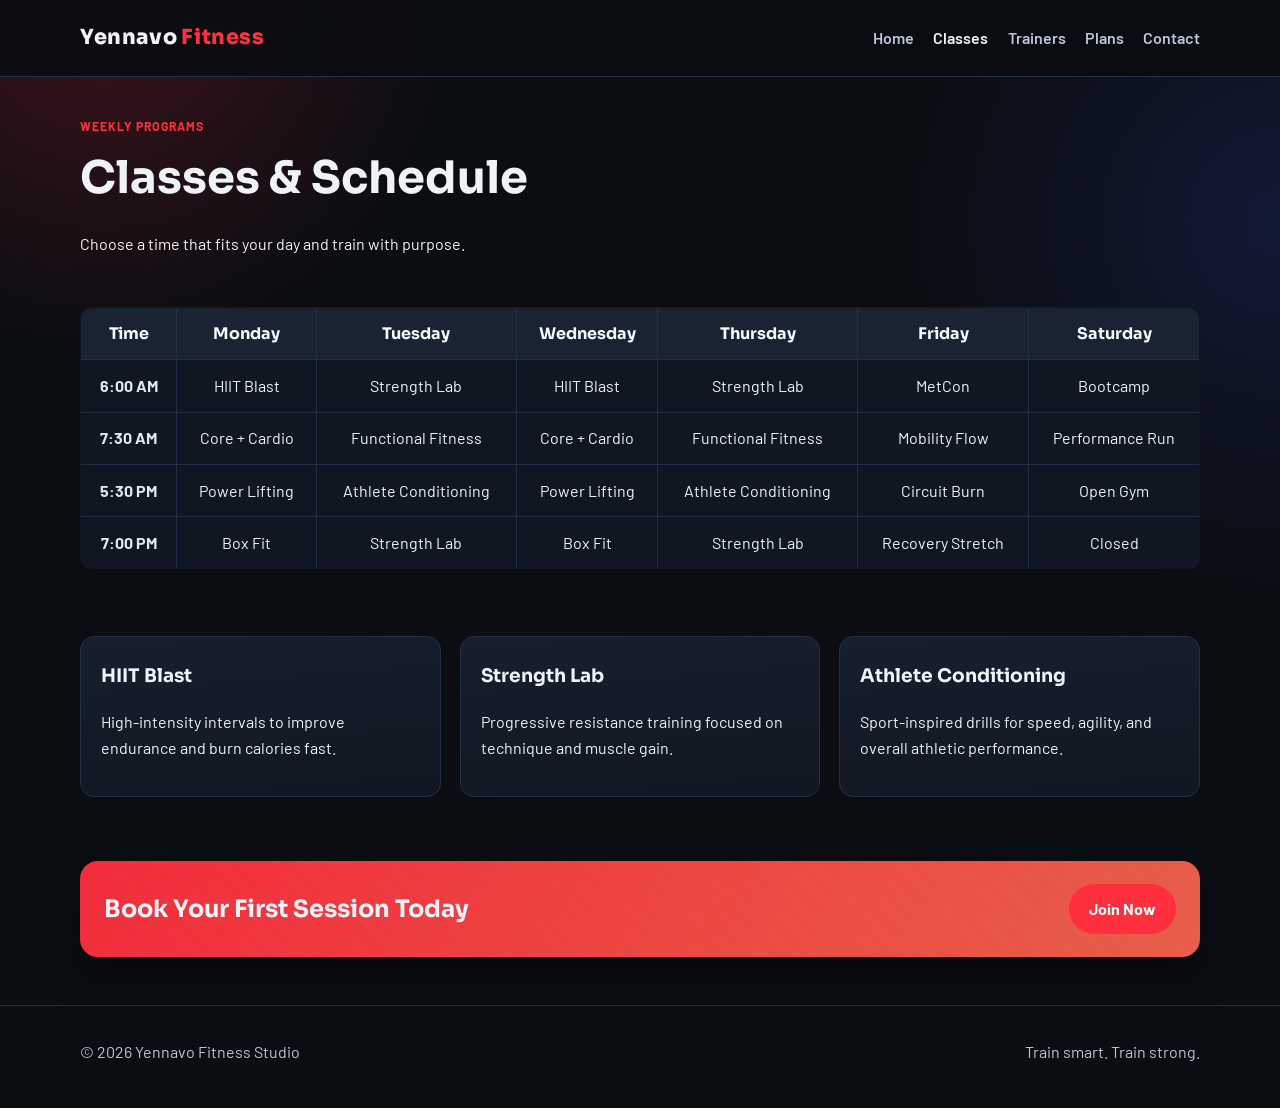
<file: classes.html>
<!DOCTYPE html>
<html lang="en">
<head>
  <meta charset="UTF-8">
  <meta name="viewport" content="width=device-width, initial-scale=1.0">
  <title>Yennavo Fitness | Classes & Schedule</title>
  <link rel="preconnect" href="https://fonts.googleapis.com">
  <link rel="preconnect" href="https://fonts.gstatic.com" crossorigin>
  <link href="https://fonts.googleapis.com/css2?family=Barlow:wght@400;500;600;700;800&family=Sora:wght@500;600;700;800&display=swap" rel="stylesheet">
  <link rel="stylesheet" href="styles.css">
</head>
<body>
  <header class="site-header">
    <div class="container nav-wrap">
      <a href="index.html" class="brand">Yennavo<span>Fitness</span></a>
      <button class="nav-toggle" aria-label="Toggle navigation" aria-expanded="false">Menu</button>
      <nav class="main-nav">
        <a href="index.html">Home</a>
        <a href="classes.html" class="active">Classes</a>
        <a href="trainers.html">Trainers</a>
        <a href="plans.html">Plans</a>
        <a href="contact.html">Contact</a>
      </nav>
    </div>
  </header>

  <main>
    <section class="page-hero small-hero">
      <div class="container reveal">
        <p class="eyebrow">Weekly Programs</p>
        <h1>Classes & Schedule</h1>
        <p>Choose a time that fits your day and train with purpose.</p>
      </div>
    </section>

    <section class="section">
      <div class="container table-wrap reveal">
        <table class="schedule-table">
          <thead>
            <tr>
              <th>Time</th>
              <th>Monday</th>
              <th>Tuesday</th>
              <th>Wednesday</th>
              <th>Thursday</th>
              <th>Friday</th>
              <th>Saturday</th>
            </tr>
          </thead>
          <tbody>
            <tr>
              <td>6:00 AM</td>
              <td>HIIT Blast</td>
              <td>Strength Lab</td>
              <td>HIIT Blast</td>
              <td>Strength Lab</td>
              <td>MetCon</td>
              <td>Bootcamp</td>
            </tr>
            <tr>
              <td>7:30 AM</td>
              <td>Core + Cardio</td>
              <td>Functional Fitness</td>
              <td>Core + Cardio</td>
              <td>Functional Fitness</td>
              <td>Mobility Flow</td>
              <td>Performance Run</td>
            </tr>
            <tr>
              <td>5:30 PM</td>
              <td>Power Lifting</td>
              <td>Athlete Conditioning</td>
              <td>Power Lifting</td>
              <td>Athlete Conditioning</td>
              <td>Circuit Burn</td>
              <td>Open Gym</td>
            </tr>
            <tr>
              <td>7:00 PM</td>
              <td>Box Fit</td>
              <td>Strength Lab</td>
              <td>Box Fit</td>
              <td>Strength Lab</td>
              <td>Recovery Stretch</td>
              <td>Closed</td>
            </tr>
          </tbody>
        </table>
      </div>
    </section>

    <section class="section">
      <div class="container cards-3">
        <article class="card reveal">
          <h3>HIIT Blast</h3>
          <p>High-intensity intervals to improve endurance and burn calories fast.</p>
        </article>
        <article class="card reveal">
          <h3>Strength Lab</h3>
          <p>Progressive resistance training focused on technique and muscle gain.</p>
        </article>
        <article class="card reveal">
          <h3>Athlete Conditioning</h3>
          <p>Sport-inspired drills for speed, agility, and overall athletic performance.</p>
        </article>
      </div>
    </section>

    <section class="join-banner">
      <div class="container reveal">
        <h2>Book Your First Session Today</h2>
        <a href="contact.html" class="btn btn-primary">Join Now</a>
      </div>
    </section>
  </main>

  <footer class="site-footer">
    <div class="container footer-wrap">
      <p>&copy; 2026 Yennavo Fitness Studio</p>
      <p>Train smart. Train strong.</p>
    </div>
  </footer>

  <script src="script.js"></script>
</body>
</html>
</file>
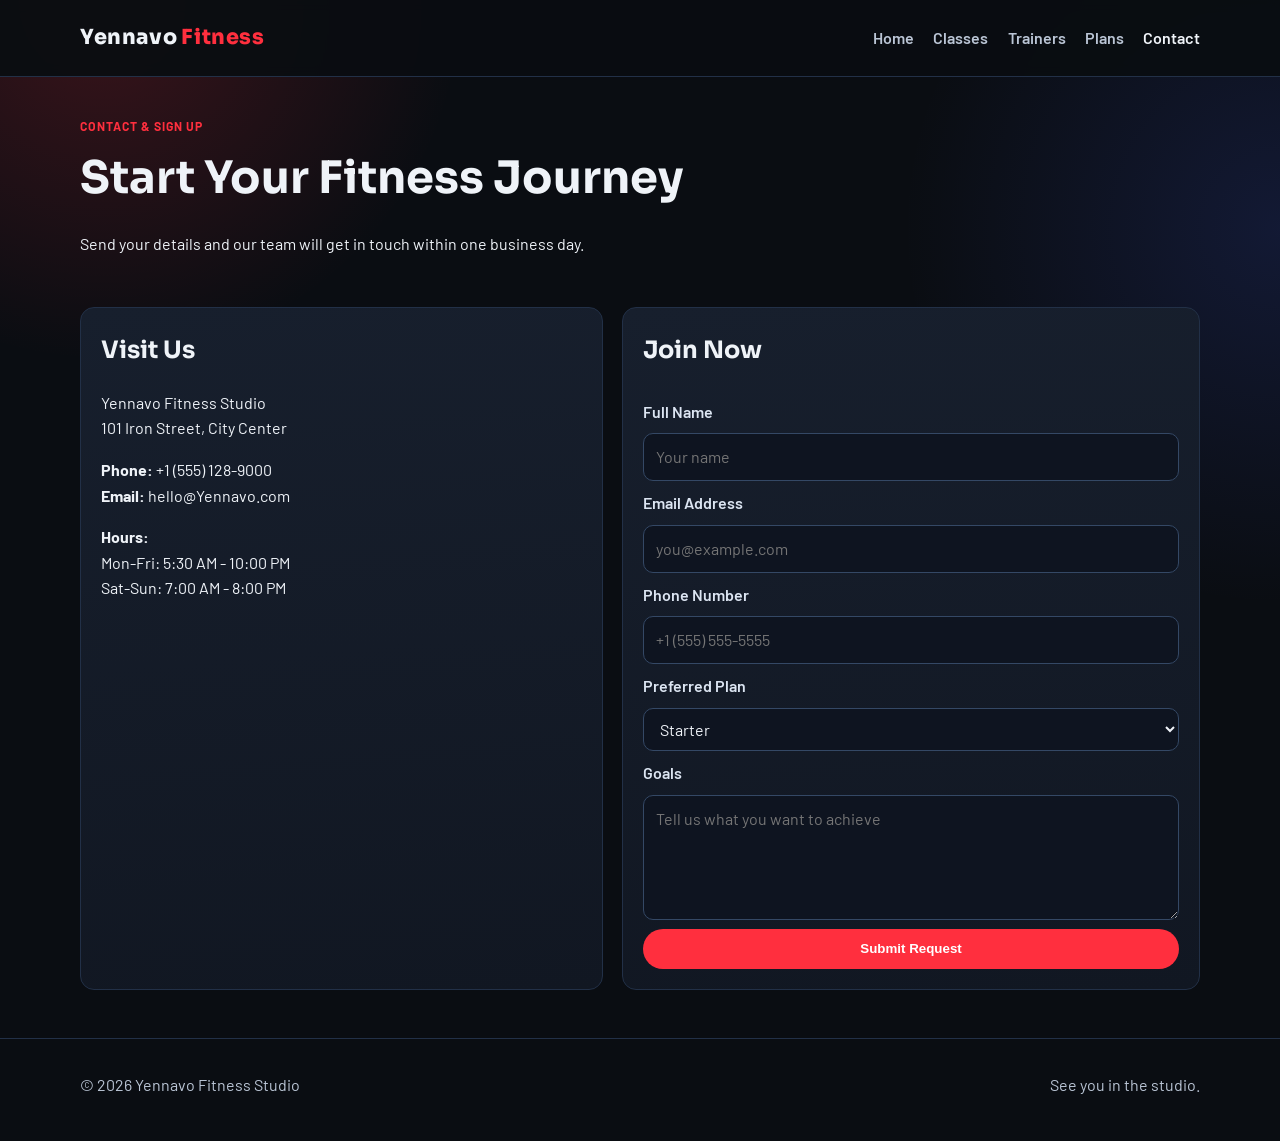
<file: contact.html>
<!DOCTYPE html>
<html lang="en">
<head>
  <meta charset="UTF-8">
  <meta name="viewport" content="width=device-width, initial-scale=1.0">
  <title>Yennavo Fitness | Contact & Sign Up</title>
  <link rel="preconnect" href="https://fonts.googleapis.com">
  <link rel="preconnect" href="https://fonts.gstatic.com" crossorigin>
  <link href="https://fonts.googleapis.com/css2?family=Barlow:wght@400;500;600;700;800&family=Sora:wght@500;600;700;800&display=swap" rel="stylesheet">
  <link rel="stylesheet" href="styles.css">
</head>
<body>
  <header class="site-header">
    <div class="container nav-wrap">
      <a href="index.html" class="brand">Yennavo<span>Fitness</span></a>
      <button class="nav-toggle" aria-label="Toggle navigation" aria-expanded="false">Menu</button>
      <nav class="main-nav">
        <a href="index.html">Home</a>
        <a href="classes.html">Classes</a>
        <a href="trainers.html">Trainers</a>
        <a href="plans.html">Plans</a>
        <a href="contact.html" class="active">Contact</a>
      </nav>
    </div>
  </header>

  <main>
    <section class="page-hero small-hero">
      <div class="container reveal">
        <p class="eyebrow">Contact & Sign Up</p>
        <h1>Start Your Fitness Journey</h1>
        <p>Send your details and our team will get in touch within one business day.</p>
      </div>
    </section>

    <section class="section">
      <div class="container contact-grid">
        <div class="panel reveal">
          <h2>Visit Us</h2>
          <p>Yennavo Fitness Studio<br>101 Iron Street, City Center</p>
          <p><strong>Phone:</strong> +1 (555) 128-9000<br><strong>Email:</strong> hello@Yennavo.com</p>
          <p><strong>Hours:</strong><br>Mon-Fri: 5:30 AM - 10:00 PM<br>Sat-Sun: 7:00 AM - 8:00 PM</p>
        </div>
        <form class="panel form-card reveal">
          <h2>Join Now</h2>
          <label for="name">Full Name</label>
          <input id="name" name="name" type="text" placeholder="Your name" required>

          <label for="email">Email Address</label>
          <input id="email" name="email" type="email" placeholder="you@example.com" required>

          <label for="phone">Phone Number</label>
          <input id="phone" name="phone" type="tel" placeholder="+1 (555) 555-5555" required>

          <label for="plan">Preferred Plan</label>
          <select id="plan" name="plan">
            <option>Starter</option>
            <option>Performance</option>
            <option>Elite</option>
          </select>

          <label for="message">Goals</label>
          <textarea id="message" name="message" rows="4" placeholder="Tell us what you want to achieve"></textarea>

          <button type="submit" class="btn btn-primary full">Submit Request</button>
        </form>
      </div>
    </section>
  </main>

  <footer class="site-footer">
    <div class="container footer-wrap">
      <p>&copy; 2026 Yennavo Fitness Studio</p>
      <p>See you in the studio.</p>
    </div>
  </footer>

  <script src="script.js"></script>
</body>
</html>
</file>
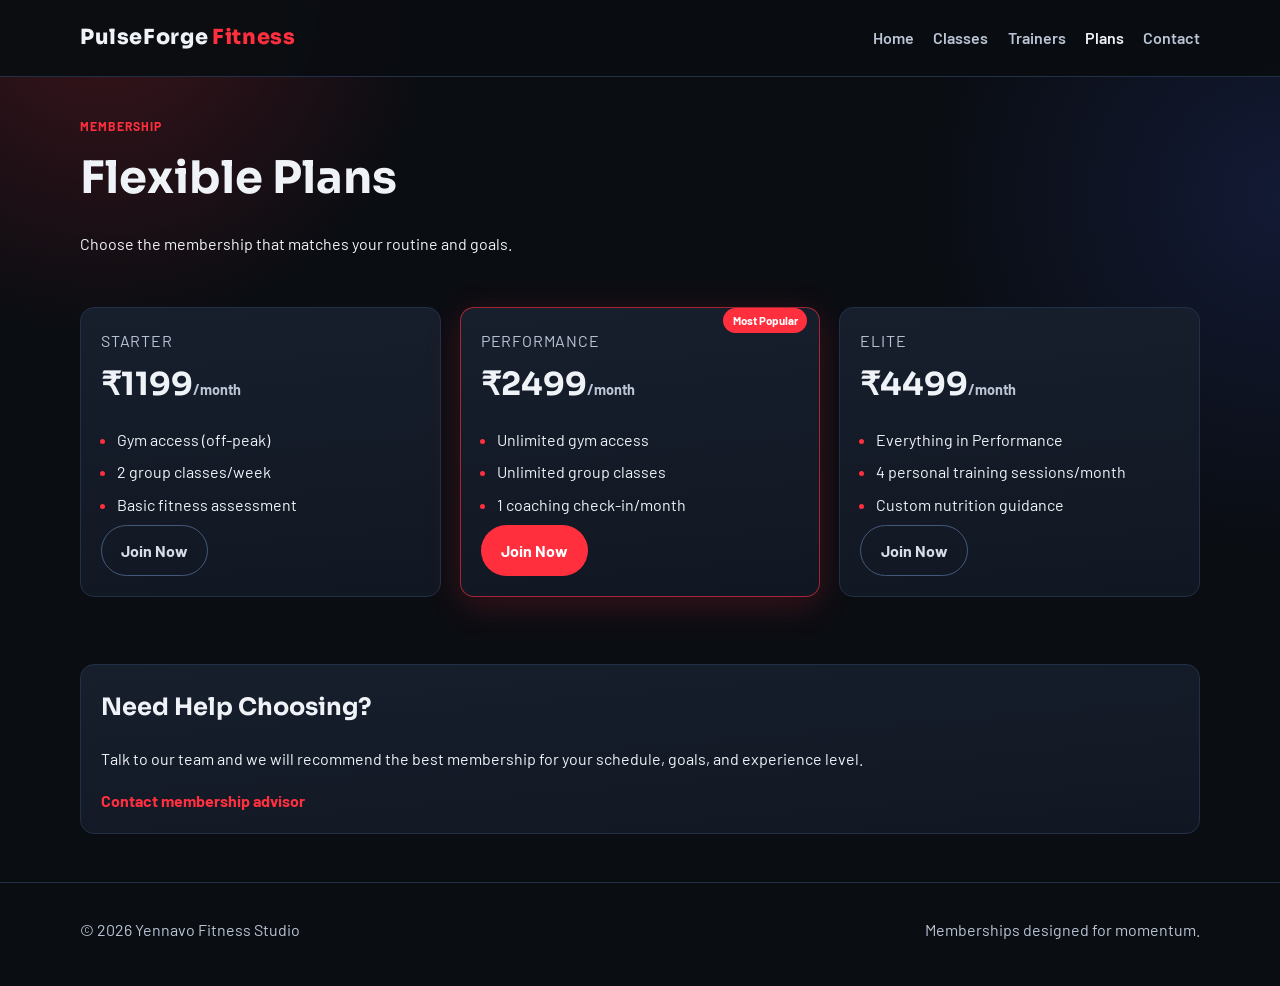
<file: plans.html>
<!DOCTYPE html>
<html lang="en">
<head>
  <meta charset="UTF-8">
  <meta name="viewport" content="width=device-width, initial-scale=1.0">
  <title>Yennavo Fitness | Membership Plans</title>
  <link rel="preconnect" href="https://fonts.googleapis.com">
  <link rel="preconnect" href="https://fonts.gstatic.com" crossorigin>
  <link href="https://fonts.googleapis.com/css2?family=Barlow:wght@400;500;600;700;800&family=Sora:wght@500;600;700;800&display=swap" rel="stylesheet">
  <link rel="stylesheet" href="styles.css">
</head>
<body>
  <header class="site-header">
    <div class="container nav-wrap">
      <a href="index.html" class="brand">PulseForge<span>Fitness</span></a>
      <button class="nav-toggle" aria-label="Toggle navigation" aria-expanded="false">Menu</button>
      <nav class="main-nav">
        <a href="index.html">Home</a>
        <a href="classes.html">Classes</a>
        <a href="trainers.html">Trainers</a>
        <a href="plans.html" class="active">Plans</a>
        <a href="contact.html">Contact</a>
      </nav>
    </div>
  </header>

  <main>
    <section class="page-hero small-hero">
      <div class="container reveal">
        <p class="eyebrow">Membership</p>
        <h1>Flexible Plans</h1>
        <p>Choose the membership that matches your routine and goals.</p>
      </div>
    </section>

    <section class="section">
      <div class="container cards-3 pricing-grid">
        <article class="card pricing-card reveal">
          <p class="plan-name">Starter</p>
          <h3>₹1199<span>/month</span></h3>
          <ul class="ticks">
            <li>Gym access (off-peak)</li>
            <li>2 group classes/week</li>
            <li>Basic fitness assessment</li>
          </ul>
          <a href="contact.html" class="btn btn-secondary">Join Now</a>
        </article>

        <article class="card pricing-card featured reveal">
          <p class="badge">Most Popular</p>
          <p class="plan-name">Performance</p>
          <h3>₹2499<span>/month</span></h3>
          <ul class="ticks">
            <li>Unlimited gym access</li>
            <li>Unlimited group classes</li>
            <li>1 coaching check-in/month</li>
          </ul>
          <a href="contact.html" class="btn btn-primary">Join Now</a>
        </article>

        <article class="card pricing-card reveal">
          <p class="plan-name">Elite</p>
          <h3>₹4499<span>/month</span></h3>
          <ul class="ticks">
            <li>Everything in Performance</li>
            <li>4 personal training sessions/month</li>
            <li>Custom nutrition guidance</li>
          </ul>
          <a href="contact.html" class="btn btn-secondary">Join Now</a>
        </article>
      </div>
    </section>

    <section class="section">
      <div class="container panel reveal">
        <h2>Need Help Choosing?</h2>
        <p>Talk to our team and we will recommend the best membership for your schedule, goals, and experience level.</p>
        <a href="contact.html" class="text-link">Contact membership advisor</a>
      </div>
    </section>
  </main>

  <footer class="site-footer">
    <div class="container footer-wrap">
      <p>&copy; 2026 Yennavo Fitness Studio</p>
      <p>Memberships designed for momentum.</p>
    </div>
  </footer>

  <script src="script.js"></script>
</body>
</html>
</file>
<file: styles.css>
:root {
  --bg: #0a0d12;
  --panel: #111722;
  --panel-soft: #171f2d;
  --text: #eff3f8;
  --muted: #bac5d5;
  --accent: #ff2f3e;
  --accent-dark: #cc1f2d;
  --line: #223047;
  --shadow: 0 18px 36px rgba(0, 0, 0, 0.35);
}

*,
*::before,
*::after {
  box-sizing: border-box;
}

html,
body {
  margin: 0;
  padding: 0;
}

body {
  font-family: "Barlow", sans-serif;
  background:
    radial-gradient(circle at 8% 0%, rgba(255, 47, 62, 0.2), transparent 22%),
    radial-gradient(circle at 100% 20%, rgba(68, 96, 247, 0.15), transparent 24%),
    var(--bg);
  color: var(--text);
  line-height: 1.6;
}

img {
  max-width: 100%;
  display: block;
}

a {
  color: inherit;
  text-decoration: none;
}

.container {
  width: min(1120px, 92%);
  margin: 0 auto;
}

.site-header {
  position: sticky;
  top: 0;
  z-index: 20;
  background: rgba(10, 13, 18, 0.94);
  backdrop-filter: blur(6px);
  border-bottom: 1px solid var(--line);
}

.nav-wrap {
  display: flex;
  align-items: center;
  justify-content: space-between;
  min-height: 76px;
}

.brand {
  font-family: "Sora", sans-serif;
  font-size: 1.3rem;
  font-weight: 800;
  letter-spacing: 0.03em;
}

.brand span {
  color: var(--accent);
  margin-left: 4px;
}

.main-nav {
  display: flex;
  gap: 1.2rem;
}

.main-nav a {
  font-weight: 600;
  color: var(--muted);
  transition: color 0.2s ease;
}

.main-nav a:hover,
.main-nav a.active {
  color: var(--text);
}

.nav-toggle {
  display: none;
  border: 1px solid var(--line);
  border-radius: 8px;
  background: transparent;
  color: var(--text);
  padding: 0.5rem 0.75rem;
  font-family: inherit;
  font-weight: 600;
}

.hero {
  padding: 4.5rem 0 3.6rem;
}

.hero-grid {
  display: grid;
  grid-template-columns: 1.05fr 0.95fr;
  align-items: center;
  gap: 2rem;
}

.hero-copy h1 {
  font-family: "Sora", sans-serif;
  font-size: clamp(2rem, 4.5vw, 3.9rem);
  line-height: 1.1;
  margin: 0.4rem 0 1rem;
}

.hero-copy p {
  font-size: 1.1rem;
  color: var(--muted);
  max-width: 56ch;
}

.hero-media img {
  border-radius: 18px;
  min-height: 440px;
  object-fit: cover;
  box-shadow: var(--shadow);
}

.eyebrow {
  text-transform: uppercase;
  letter-spacing: 0.08em;
  font-size: 0.76rem;
  color: var(--accent);
  font-weight: 700;
  margin: 0;
}

.cta-group {
  display: flex;
  gap: 0.9rem;
  flex-wrap: wrap;
  margin-top: 1.45rem;
}

.btn {
  display: inline-flex;
  align-items: center;
  justify-content: center;
  font-weight: 700;
  border-radius: 999px;
  padding: 0.72rem 1.2rem;
  border: 1px solid transparent;
  transition: transform 0.25s ease, background 0.25s ease, border-color 0.25s ease;
}

.btn:hover {
  transform: translateY(-2px);
}

.btn-primary {
  background: var(--accent);
  color: #fff;
}

.btn-primary:hover {
  background: var(--accent-dark);
}

.btn-secondary {
  background: transparent;
  border-color: #44597a;
  color: #d6deeb;
}

.btn-secondary:hover {
  border-color: var(--accent);
  color: var(--text);
}

.section {
  padding: 1.2rem 0 3rem;
}

.feature-strip {
  padding: 0.4rem 0 2.1rem;
}

.feature-grid,
.cards-3 {
  display: grid;
  grid-template-columns: repeat(3, minmax(0, 1fr));
  gap: 1.2rem;
}

.feature-card,
.card,
.panel {
  background: linear-gradient(175deg, var(--panel-soft), var(--panel));
  border: 1px solid var(--line);
  border-radius: 14px;
  padding: 1.25rem;
}

.card h3,
.panel h2 {
  font-family: "Sora", sans-serif;
  margin-top: 0.2rem;
}

.split-grid {
  display: grid;
  grid-template-columns: 1fr 1fr;
  gap: 1.2rem;
}

.ticks {
  margin: 1rem 0 0;
  padding-left: 1rem;
}

.ticks li {
  margin: 0.45rem 0;
}

.ticks li::marker {
  color: var(--accent);
}

blockquote {
  margin: 0;
  font-size: 1.12rem;
  font-weight: 500;
  color: #f7fbff;
}

.quote-name {
  color: var(--muted);
  margin: 0.9rem 0 1rem;
}

.text-link {
  color: var(--accent);
  font-weight: 700;
}

.section-head {
  margin-bottom: 1rem;
}

.join-banner {
  padding: 1rem 0 3rem;
}

.join-banner .container {
  background:
    linear-gradient(120deg, rgba(255, 47, 62, 0.95), rgba(255, 102, 79, 0.9)),
    repeating-linear-gradient(45deg, rgba(255, 255, 255, 0.08) 0 10px, rgba(255, 255, 255, 0.02) 10px 20px);
  border-radius: 18px;
  padding: 1.4rem 1.5rem;
  box-shadow: var(--shadow);
  display: flex;
  align-items: center;
  justify-content: space-between;
  gap: 1rem;
}

.join-banner h2 {
  margin: 0;
  font-family: "Sora", sans-serif;
}

.site-footer {
  border-top: 1px solid var(--line);
  padding: 1.1rem 0 1.7rem;
  color: var(--muted);
}

.footer-wrap {
  display: flex;
  justify-content: space-between;
  gap: 1rem;
  flex-wrap: wrap;
}

.page-hero {
  padding: 2.5rem 0 1rem;
}

.small-hero h1 {
  margin: 0.4rem 0 0;
  font-family: "Sora", sans-serif;
  font-size: clamp(1.8rem, 4vw, 2.8rem);
}

.table-wrap {
  overflow-x: auto;
}

.schedule-table {
  width: 100%;
  border-collapse: collapse;
  min-width: 760px;
  background: var(--panel);
  border: 1px solid var(--line);
  border-radius: 12px;
  overflow: hidden;
}

.schedule-table th,
.schedule-table td {
  border: 1px solid var(--line);
  padding: 0.8rem 0.75rem;
  text-align: center;
}

.schedule-table th {
  background: #1a2332;
  color: #f7fbff;
  font-family: "Sora", sans-serif;
}

.schedule-table td:first-child {
  font-weight: 700;
  color: #e0e7f3;
}

.trainer-card img {
  width: 100%;
  height: 240px;
  object-fit: cover;
  border-radius: 10px;
  margin-bottom: 0.7rem;
}

.role {
  color: var(--accent);
  font-weight: 700;
  margin: -0.25rem 0 0.35rem;
}

.pricing-card {
  position: relative;
}

.plan-name {
  text-transform: uppercase;
  letter-spacing: 0.05em;
  color: var(--muted);
  margin: 0;
}

.pricing-card h3 {
  font-size: 2rem;
  font-family: "Sora", sans-serif;
  margin: 0.35rem 0 0.8rem;
}

.pricing-card h3 span {
  font-size: 0.9rem;
  color: var(--muted);
  font-family: "Barlow", sans-serif;
}

.pricing-card.featured {
  border-color: rgba(255, 47, 62, 0.6);
  box-shadow: 0 8px 35px rgba(255, 47, 62, 0.2);
}

.badge {
  position: absolute;
  top: -12px;
  right: 12px;
  background: var(--accent);
  color: #fff;
  border-radius: 999px;
  font-size: 0.72rem;
  padding: 0.2rem 0.6rem;
  font-weight: 700;
}

.contact-grid {
  display: grid;
  grid-template-columns: 0.95fr 1.05fr;
  gap: 1.2rem;
}

.form-card {
  display: grid;
  gap: 0.55rem;
}

label {
  font-weight: 600;
  color: #dce5f2;
}

input,
select,
textarea {
  width: 100%;
  border: 1px solid #344865;
  background: #0e1420;
  color: var(--text);
  border-radius: 10px;
  padding: 0.65rem 0.72rem;
  font: inherit;
}

input:focus,
select:focus,
textarea:focus {
  outline: 2px solid rgba(255, 47, 62, 0.42);
  border-color: var(--accent);
}

.full {
  width: 100%;
}

.reveal {
  opacity: 0;
  transform: translateY(16px);
  transition: opacity 0.55s ease, transform 0.55s ease;
}

.reveal.visible {
  opacity: 1;
  transform: translateY(0);
}

@media (max-width: 980px) {
  .hero-grid,
  .split-grid,
  .contact-grid,
  .feature-grid,
  .cards-3 {
    grid-template-columns: 1fr;
  }

  .hero-media img {
    min-height: 300px;
  }

  .join-banner .container {
    flex-direction: column;
    text-align: center;
  }

  .main-nav {
    display: none;
    position: absolute;
    top: 76px;
    right: 4%;
    left: 4%;
    background: #0d131d;
    border: 1px solid var(--line);
    border-radius: 12px;
    padding: 0.8rem;
    flex-direction: column;
  }

  .main-nav.open {
    display: flex;
  }

  .nav-toggle {
    display: inline-flex;
  }
}
</file>
